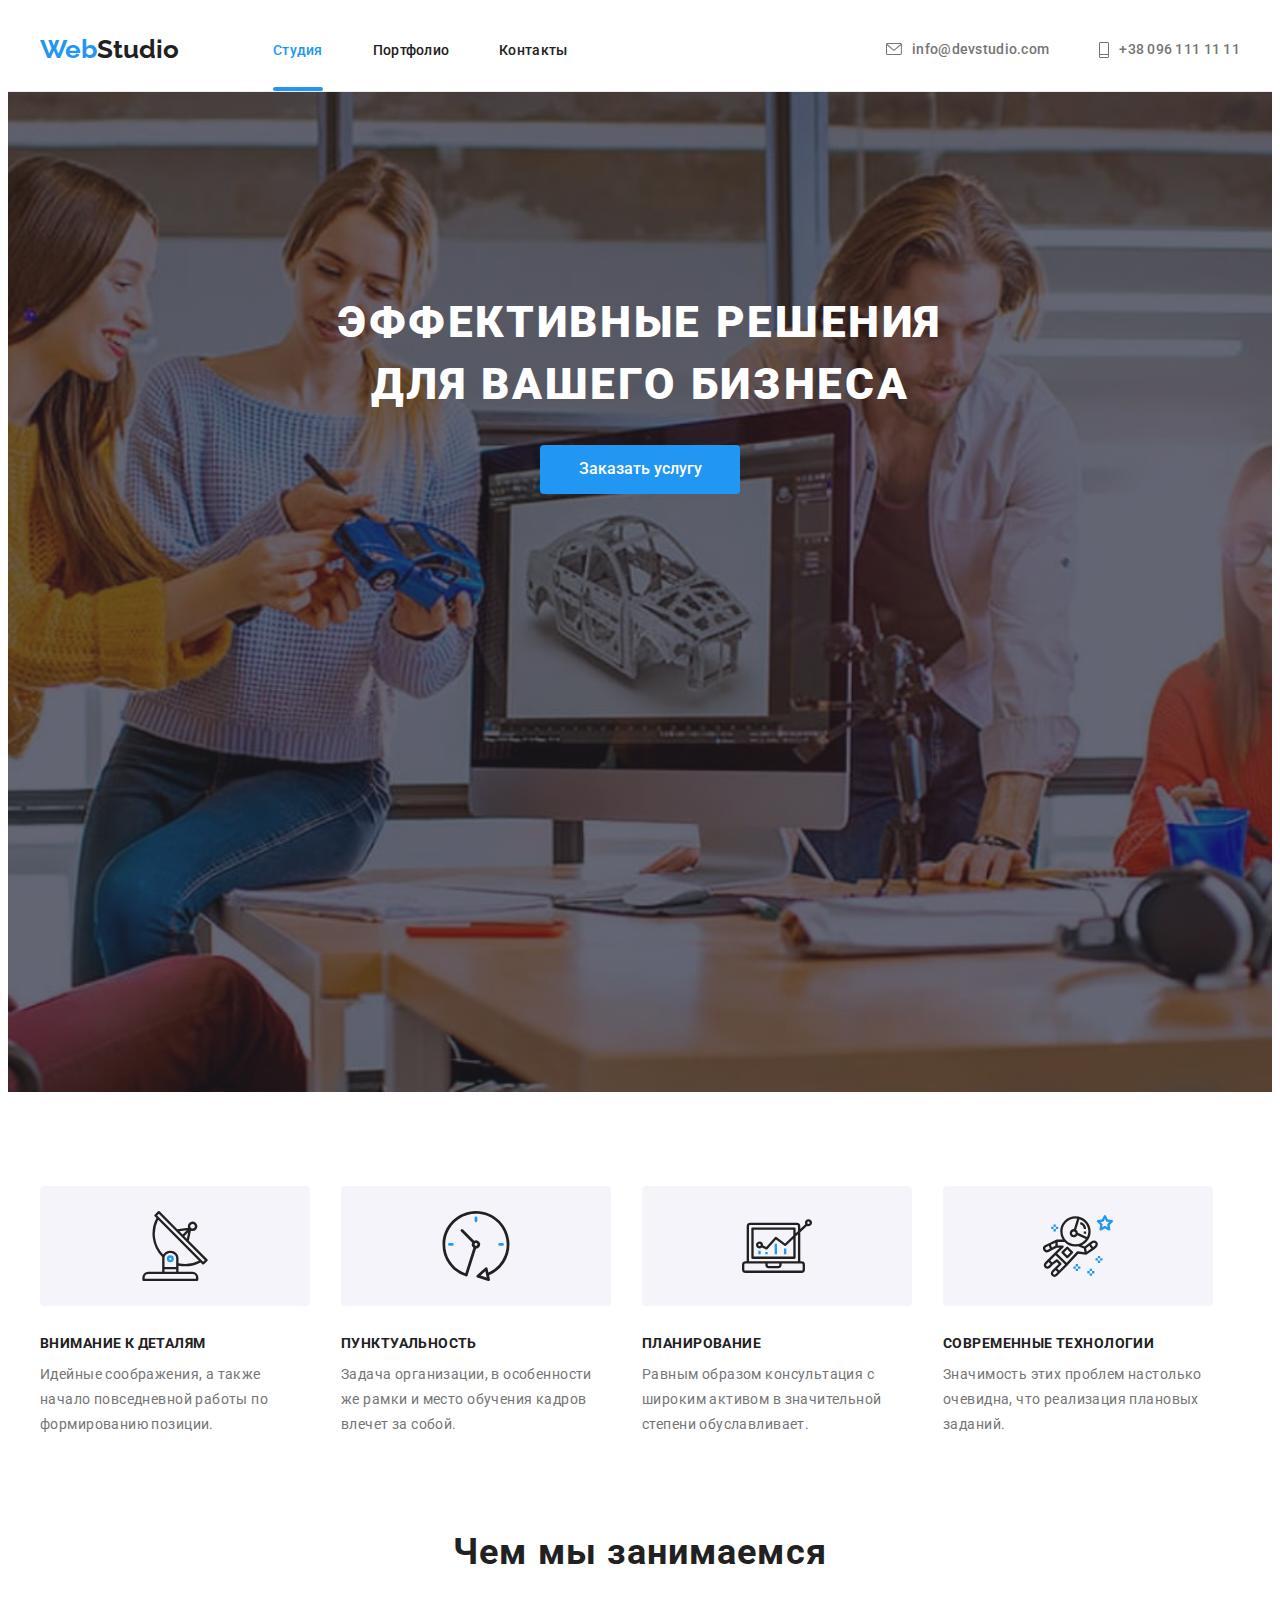
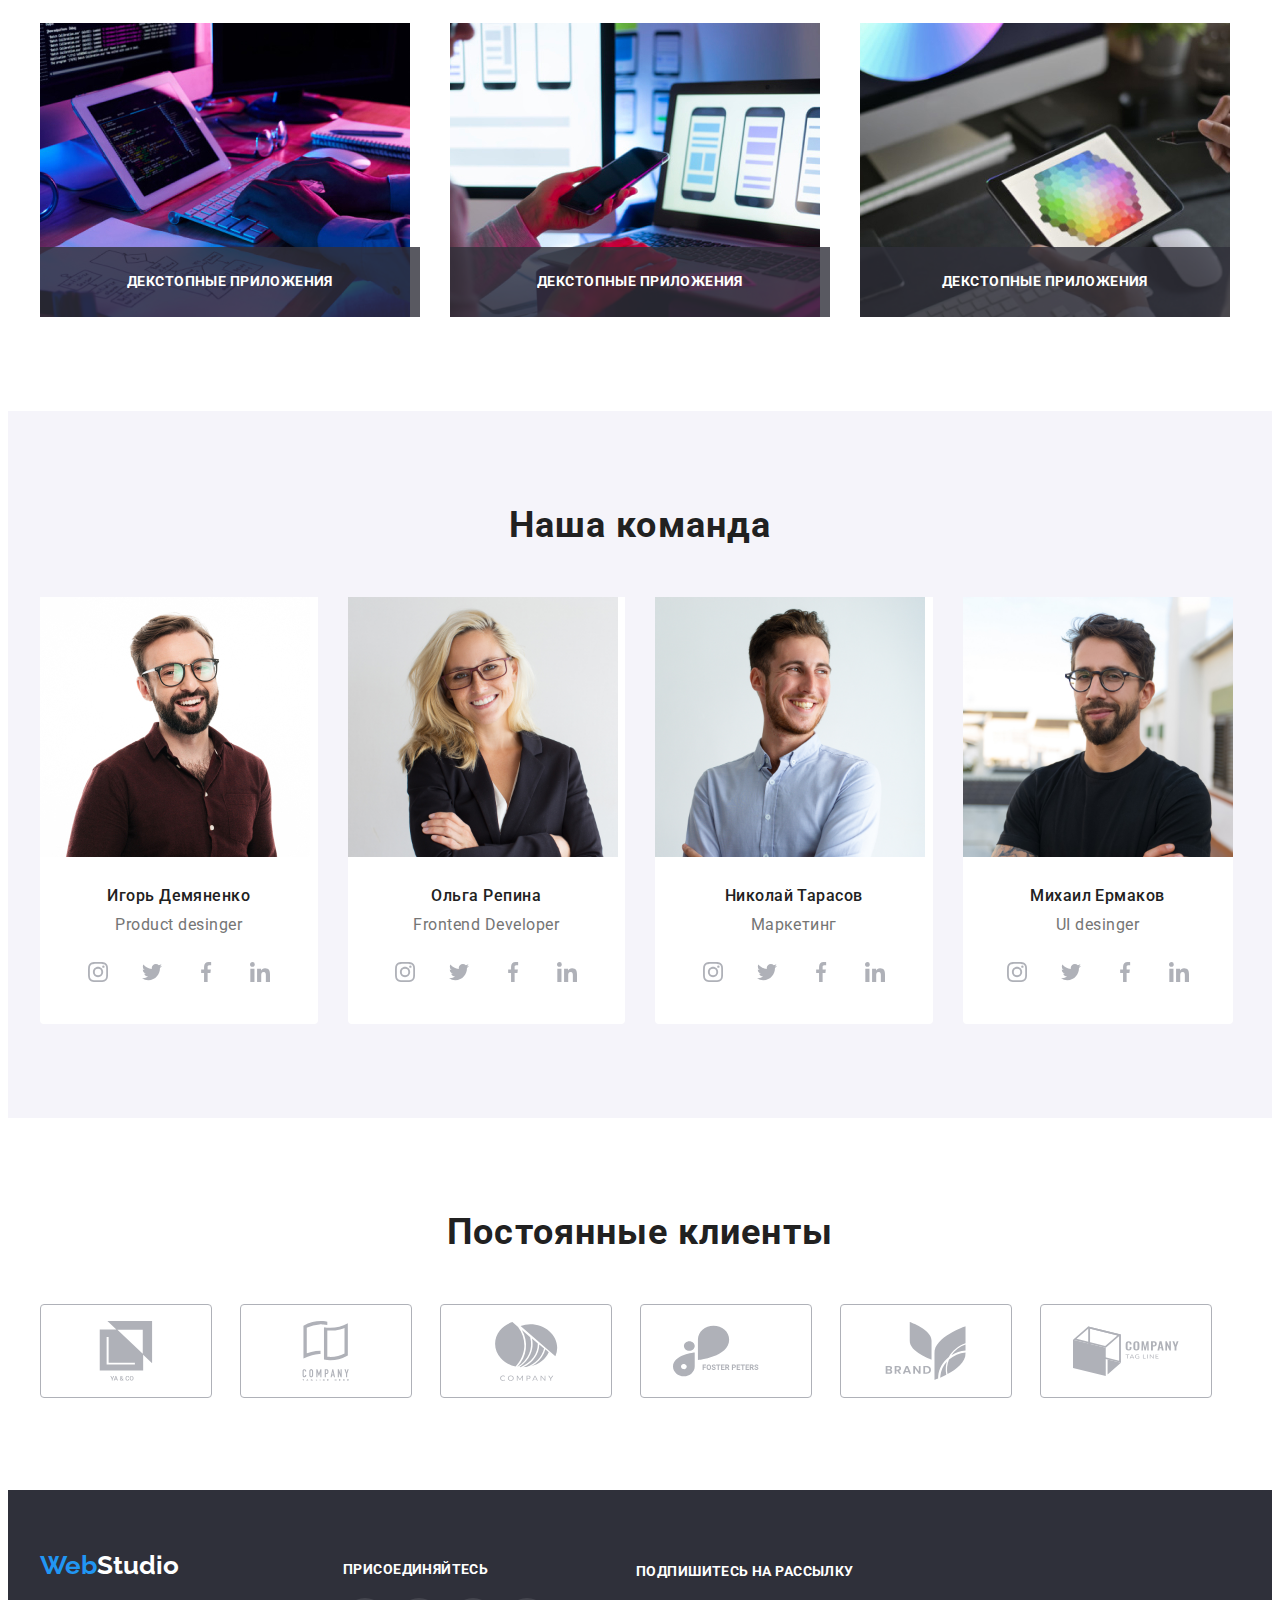
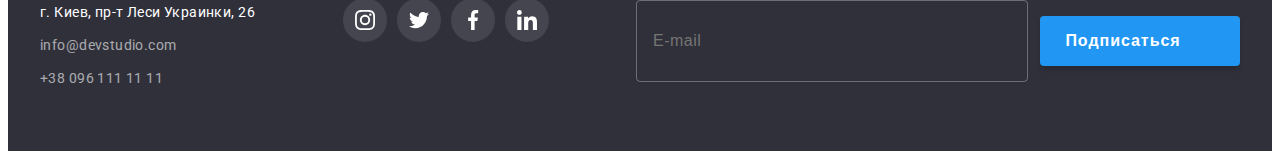
<file: index.html>
<!DOCTYPE html>
<html lang="en">
  <head>
    <meta charset="UTF-8" />
    <meta http-equiv="X-UA-Compatible" content="IE=edge" />
    <meta name="viewport" content="width=device-width, initial-scale=1.0" />
    <link rel="stylesheet" href="./css/styles.css" />
    <link
      href="https://fonts.googleapis.com/css2?family=Raleway:wght@700&family=Roboto:wght@400;500;700&display=swap"
      rel="stylesheet"
    />
    <link
      rel="stylesheet"
      href="https://cdnjs.cloudflare.com/ajax/libs/modern-normalize/1.1.0/modern-normalize.min.css"
      integrity="sha512-wpPYUAdjBVSE4KJnH1VR1HeZfpl1ub8YT/NKx4PuQ5NmX2tKuGu6U/JRp5y+Y8XG2tV+wKQpNHVUX03MfMFn9Q=="
      crossorigin="anonymous"
      referrerpolicy="no-referrer"
    />
    <title>WebStudio</title>
  </head>
  <body class="body">
    <header class="header">
      <div class="container nav">
        <nav class="header-nav">
          <a href="./index.html" class="logo">
            <span class="primary">Web</span><span class="secondary">Studio</span>
          </a>
          <ul class="site-nav list">
            <li class="item"><a class="link current" href="">Студия</a></li>
            <li class="item"><a class="link" href="./portfolio.html">Портфолио</a></li>
            <li class="item"><a class="link" href="">Контакты</a></li>
          </ul>
        </nav>
        <ul class="page-header list">
          <li class="item">
            <a class="link" href="mailto:info@devstudio.com">
              <svg class="contacts-icon" width="16" height="12">
                <use href="./images/sprite.svg#icon-envelope"></use>
              </svg>
              info@devstudio.com
            </a>
          </li>
          <li class="item">
            <a class="link" href="tel:+380961111111">
              <svg class="contacts-icon" width="10" height="16">
                <use href="./images/sprite.svg#icon-Telephone"></use>
              </svg>
              +38 096 111 11 11</a
            >
          </li>
        </ul>
      </div>
    </header>
    <main>
      <!--hero-->
      <section class="hero">
        <div class="container">
          <h1 class="hero-title">
            Эффективные решения <br />
            для вашего бизнеса
          </h1>
          <button class="button-primary" type="button" data-modal-open>Заказать услугу</button>
        </div>
      </section>
      <!--section about-->
      <section class="section-about section">
        <div class="container">
          <ul class="list">
            <li class="item">
              <div class="section-about-box">
                <svg class="section-about-icon" width="70px" height="70px">
                  <use href="./images/sprite.svg#icon-antenna-1"></use>
                </svg>
              </div>
              <h3 class="section-about-title">Внимание к деталям</h3>
              <p class="section-about-text">
                Идейные соображения, а также начало повседневной работы по формированию позиции.
              </p>
            </li>
            <li class="item">
              <div class="section-about-box">
                <svg class="section-about-icon" width="70px" height="70px">
                  <use href="./images/sprite.svg#icon-clock-1"></use>
                </svg>
              </div>
              <h3 class="section-about-title">Пунктуальность</h3>
              <p class="section-about-text">
                Задача организации, в особенности же рамки и место обучения кадров влечет за собой.
              </p>
            </li>
            <li class="item">
              <div class="section-about-box">
                <svg class="section-about-icon" width="70px" height="70px">
                  <use href="./images/sprite.svg#icon-diagram-1"></use>
                </svg>
              </div>
              <h3 class="section-about-title">Планирование</h3>
              <p class="section-about-text">
                Равным образом консультация с широким активом в значительной степени обуславливает.
              </p>
            </li>
            <li class="item">
              <div class="section-about-box">
                <svg class="section-about-icon" width="70px" height="70px">
                  <use href="./images/sprite.svg#icon-astronaut-1"></use>
                </svg>
              </div>
              <h3 class="section-about-title">Современные технологии</h3>
              <p class="section-about-text">
                Значимость этих проблем настолько очевидна, что реализация плановых заданий.
              </p>
            </li>
          </ul>
        </div>
      </section>
      <!--section-work-->
      <section class="work-photo section">
        <div class="container">
          <h2 class="title">Чем мы занимаемся</h2>
          <ul class="list">
            <li class="item">
              <img src="./images/img.jpg" alt="работа с планшетом" width="370" />
              <p class="work-title">Декстопные приложения</p>
            </li>
            <li class="item">
              <img src="./images/img(1).jpg" alt="работа с компьютером" width="370" />
              <p class="work-title">Декстопные приложения</p>
            </li>
            <li class="item">
              <img src="./images/img(2).jpg" alt="работа с мобильными устройствами" width="370" />
              <p class="work-title">Декстопные приложения</p>
            </li>
          </ul>
        </div>
      </section>
      <!--section-4-->
      <section class="section-team section">
        <div class="container">
          <h2 class="title">Наша команда</h2>
          <div class="flex-container">
            <ul class="list">
              <li class="flex-element">
                <img src="./images/команда/img.jpg" alt="" width="270" />
                <div class="section-team-holder">
                  <h3 class="section-team-title">Игорь Демяненко</h3>
                  <p class="section-team-text">Product desinger</p>
                  <ul class="social-list list">
                    <li class="social-item">
                      <a href="" class="social-link">
                        <svg class="social-icon" width="20" height="20">
                          <use href="./images/sprite.svg#icon-instagram-2"></use>
                        </svg>
                      </a>
                    </li>
                    <li class="social-item">
                      <a href="" class="social-link">
                        <svg class="social-icon" width="20" height="20">
                          <use href="./images/sprite.svg#icon-twitter-1"></use>
                        </svg>
                      </a>
                    </li>
                    <li class="social-item">
                      <a href="" class="social-link">
                        <svg class="social-icon" width="20" height="20">
                          <use href="./images/sprite.svg#icon-facebook-1"></use>
                        </svg>
                      </a>
                    </li>
                    <li class="social-item">
                      <a href="" class="social-link">
                        <svg class="social-icon" width="20" height="20">
                          <use href="./images/sprite.svg#icon-linkedin-1"></use>
                        </svg>
                      </a>
                    </li>
                  </ul>
                </div>
              </li>
              <li class="flex-element">
                <img src="./images/команда/img(1).jpg" alt="" width="270" />
                <div class="section-team-holder">
                  <h3 class="section-team-title">Ольга Репина</h3>
                  <p class="section-team-text">Frontend Developer</p>
                  <ul class="social-list list">
                    <li class="social-item">
                      <a href="" class="social-link">
                        <svg class="social-icon" width="20" height="20">
                          <use href="./images/sprite.svg#icon-instagram-2"></use>
                        </svg>
                      </a>
                    </li>
                    <li class="social-item">
                      <a href="" class="social-link">
                        <svg class="social-icon" width="20" height="20">
                          <use href="./images/sprite.svg#icon-twitter-1"></use>
                        </svg>
                      </a>
                    </li>
                    <li class="social-item">
                      <a href="" class="social-link">
                        <svg class="social-icon" width="20" height="20">
                          <use href="./images/sprite.svg#icon-facebook-1"></use>
                        </svg>
                      </a>
                    </li>
                    <li class="social-item">
                      <a href="" class="social-link">
                        <svg class="social-icon" width="20" height="20">
                          <use href="./images/sprite.svg#icon-linkedin-1"></use>
                        </svg>
                      </a>
                    </li>
                  </ul>
                </div>
              </li>
              <li class="flex-element">
                <img src="./images/команда/img(2).jpg" alt="" width="270" />
                <div class="section-team-holder">
                  <h3 class="section-team-title">Николай Тарасов</h3>
                  <p class="section-team-text">Маркетинг</p>
                  <ul class="social-list list">
                    <li class="social-item">
                      <a href="" class="social-link">
                        <svg class="social-icon" width="20" height="20">
                          <use href="./images/sprite.svg#icon-instagram-2"></use>
                        </svg>
                      </a>
                    </li>
                    <li class="social-item">
                      <a href="" class="social-link">
                        <svg class="social-icon" width="20" height="20">
                          <use href="./images/sprite.svg#icon-twitter-1"></use>
                        </svg>
                      </a>
                    </li>
                    <li class="social-item">
                      <a href="" class="social-link">
                        <svg class="social-icon" width="20" height="20">
                          <use href="./images/sprite.svg#icon-facebook-1"></use>
                        </svg>
                      </a>
                    </li>
                    <li class="social-item">
                      <a href="" class="social-link">
                        <svg class="social-icon" width="20" height="20">
                          <use href="./images/sprite.svg#icon-linkedin-1"></use>
                        </svg>
                      </a>
                    </li>
                  </ul>
                </div>
              </li>
              <li class="flex-element">
                <img src="./images/команда/img(3).jpg" alt="" width="270" />
                <div class="section-team-holder">
                  <h3 class="section-team-title">Михаил Ермаков</h3>
                  <p class="section-team-text">UI desinger</p>
                  <ul class="social-list list">
                    <li class="social-item">
                      <a href="" class="social-link">
                        <svg class="social-icon" width="20" height="20">
                          <use href="./images/sprite.svg#icon-instagram-2"></use>
                        </svg>
                      </a>
                    </li>
                    <li class="social-item">
                      <a href="" class="social-link">
                        <svg class="social-icon" width="20" height="20">
                          <use href="./images/sprite.svg#icon-twitter-1"></use>
                        </svg>
                      </a>
                    </li>
                    <li class="social-item">
                      <a href="" class="social-link">
                        <svg class="social-icon" width="20" height="20">
                          <use href="./images/sprite.svg#icon-facebook-1"></use>
                        </svg>
                      </a>
                    </li>
                    <li class="social-item">
                      <a href="" class="social-link">
                        <svg class="social-icon" width="20" height="20">
                          <use href="./images/sprite.svg#icon-linkedin-1"></use>
                        </svg>
                      </a>
                    </li>
                  </ul>
                </div>
              </li>
            </ul>
          </div>
        </div>
      </section>
      <!--Section-clients-->
      <section class="clients section">
        <div class="container">
          <h2 class="title">Постоянные клиенты</h2>
          <ul class="clients-list list">
            <li class="clients-card">
              <a href="" class="clients-link">
                <svg class="clients-logo" width="106" height="60">
                  <use href="./images/sprite.svg#icon-client"></use>
                </svg>
              </a>
            </li>
            <li class="clients-card">
              <a href="" class="clients-link">
                <svg class="clients-logo" width="106" height="60">
                  <use href="./images/sprite.svg#icon-client2"></use>
                </svg>
              </a>
            </li>
            <li class="clients-card">
              <a href="" class="clients-link">
                <svg class="clients-logo" width="106" height="60">
                  <use href="./images/sprite.svg#icon-client3"></use>
                </svg>
              </a>
            </li>
            <li class="clients-card">
              <a href="" class="clients-link">
                <svg class="clients-logo" width="106" height="60">
                  <use href="./images/sprite.svg#icon-client4"></use>
                </svg>
              </a>
            </li>
            <li class="clients-card">
              <a href="" class="clients-link">
                <svg class="clients-logo" width="106" height="60">
                  <use href="./images/sprite.svg#icon-client5"></use>
                </svg>
              </a>
            </li>
            <li class="clients-card">
              <a href="" class="clients-link">
                <svg class="clients-logo" width="106" height="60">
                  <use href="./images/sprite.svg#icon-client6"></use>
                </svg>
              </a>
            </li>
          </ul>
        </div>
      </section>
    </main>
    <!--Footer-->
    <footer class="footer">
      <div class="container">
        <div class="footer-adress">
          <a class="logo" href="WebStudio"
            ><span class="primary">Web</span><span class="footer-secondary">Studio</span></a
          >
          <address>
            <ul class="footer-container list">
              <li class="item">
                <a
                  class="link"
                  href="https://goo.gl/maps/4HyzWn5kAAkS3F1K7"
                  rel="noopener noreferrer"
                  target="_blank"
                  >г. Киев, пр-т Леси Украинки, 26</a
                >
              </li>
              <li class="item">
                <a class="contact" href="mailto:info@devstudio.com">info@devstudio.com</a>
              </li>
              <li class="item">
                <a class="contact" href="tel:+380961111111">+38 096 111 11 11</a>
              </li>
            </ul>
          </address>
        </div>
        <div class="footer-social">
          <h2 class="footer-title">Присоединяйтесь</h2>
          <ul class="social-list list">
            <li class="social-item">
              <a href="" class="social-link link">
                <svg class="social-icon" width="20" height="20">
                  <use href="./images/sprite.svg#icon-instagram-2"></use>
                </svg>
              </a>
            </li>
            <li class="social-item">
              <a href="" class="social-link">
                <svg class="social-icon" width="20" height="20">
                  <use href="./images/sprite.svg#icon-twitter-1"></use>
                </svg>
              </a>
            </li>
            <li class="social-item">
              <a href="" class="social-link">
                <svg class="social-icon" width="20" height="20">
                  <use href="./images/sprite.svg#icon-facebook-1"></use>
                </svg>
              </a>
            </li>
            <li class="social-item">
              <a href="" class="social-link">
                <svg class="social-icon" width="20" height="20">
                  <use href="./images/sprite.svg#icon-linkedin-1"></use>
                </svg>
              </a>
            </li>
          </ul>
        </div>
        <form class="footer-join">
          <p class="join-title">Подпишитесь на рассылку</p>
          <div class="join-form">
            <input type="email" name="email" class="join-mail" id="mail" placeholder="E-mail" />
            <button type="submit" class="join-button">
              <span class="join-text">Подписаться</span>
              <svg class="social-icon" width="24px" height="24px">
                <use href="./images/sprite.svg#icon-telegramm"></use>
              </svg>
            </button>
          </div>
        </form>
      </div>
    </footer>
    <div class="backdrop is-hidden" data-modal>
      <div class="modal">
        <p class="modal-title">Оставьте свои данные, мы вам перезвоним</p>
        <form class="modal-form">
          <div class="form-field">
            <label for="user-name" class="input-text"> Им'я</label>
            <div class="input-field">
              <input
                type="text"
                class="modal-input"
                placeholder=" "
                name="user-name"
                id="user-name"
              />
              <svg class="modal-icon" width="18px" height="18px">
                <use href="./images/sprite.svg#icon-person"></use>
              </svg>
            </div>
          </div>
          <div class="form-field">
            <label class="input-text" for="user-tel"> Телефон </label>
            <div class="input-field">
              <input
                type="text"
                class="modal-input"
                placeholder=" "
                name="user-tel"
                id="user-tel"
                required
              />
              <svg class="modal-icon" width="18px" height="18px">
                <use href="./images/sprite.svg#icon-phone"></use>
              </svg>
            </div>
          </div>
          <div class="form-field">
            <label class="input-text" for="user-mail"> Почта</label>
            <div class="input-field">
              <input
                type="text"
                class="modal-input"
                placeholder=" "
                name="user-mail"
                id="user-mail"
                required
              />
              <svg class="modal-icon" width="18px" height="18px">
                <use href="./images/sprite.svg#icon-email"></use>
              </svg>
            </div>
          </div>
          <div class="form-field">
            <label class="input-text" for="comment"> Комментарий </label>
            <textarea
              class="modal-text"
              id="comment"
              name="comment"
              placeholder="Введите текст"
              spellcheck="false"
            ></textarea>
          </div>
          <div class="form-license">
            <input
              type="checkbox"
              class="modal-check visually-hidden"
              id="modal-check"
              name="privacy-check"
            />
            <label for="modal-check" class="modal-check-text">
              <span style="margin-right: 8px">
                <svg class="check-icon" width="16px" height="15px">
                  <use href="./images/sprite.svg#icon-check"></use>
                </svg>
              </span>
              Соглашаюсь с рассылкой и принимаю&nbsp;
              <a class="license" href="./index.html"> Условия договора</a>
            </label>
          </div>
          <button class="submit-button" type="submit">Отправить</button>
        </form>
        <button type="button" class="modal-button" data-modal-close>
          <svg class="icon-close" width="10" height="10">
            <use href="./images/sprite.svg#icon-close"></use>
          </svg>
        </button>
      </div>
    </div>
    <script src="./js/modal.js"></script>
  </body>
</html>
</file>
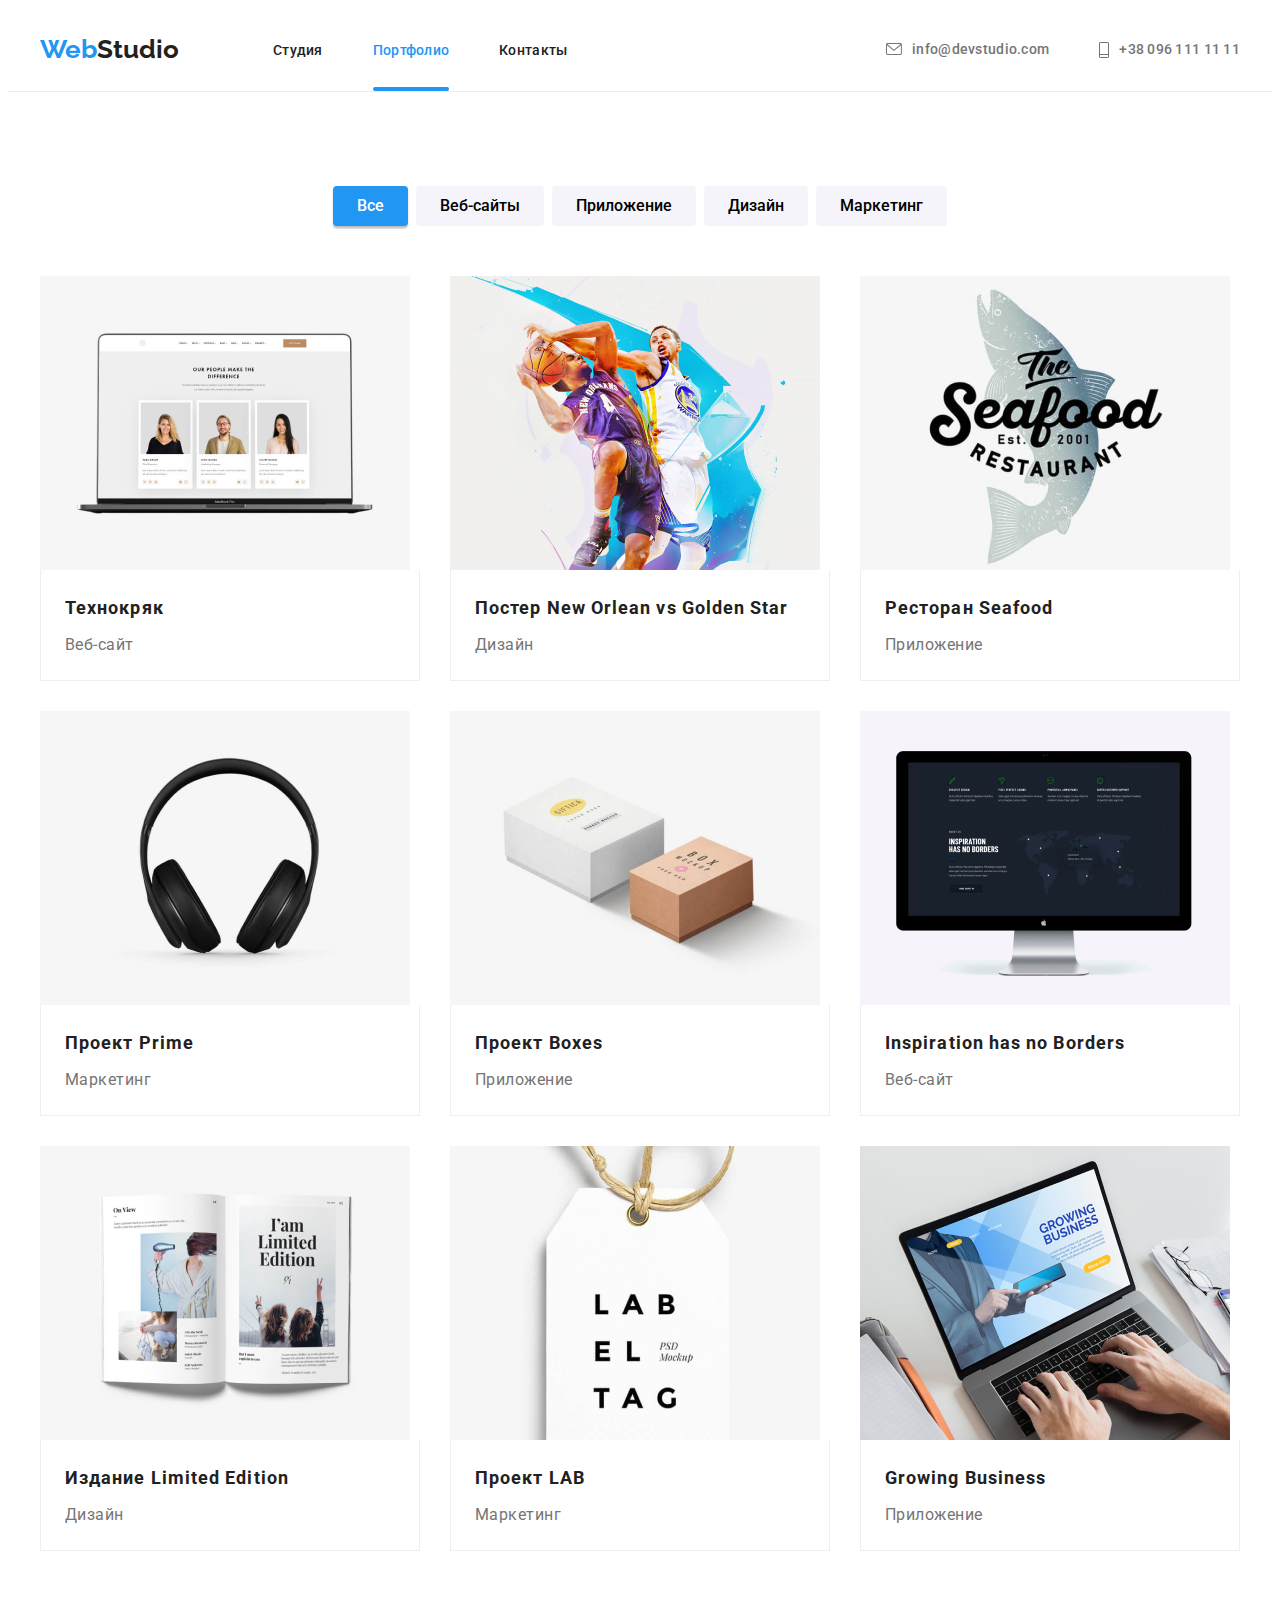
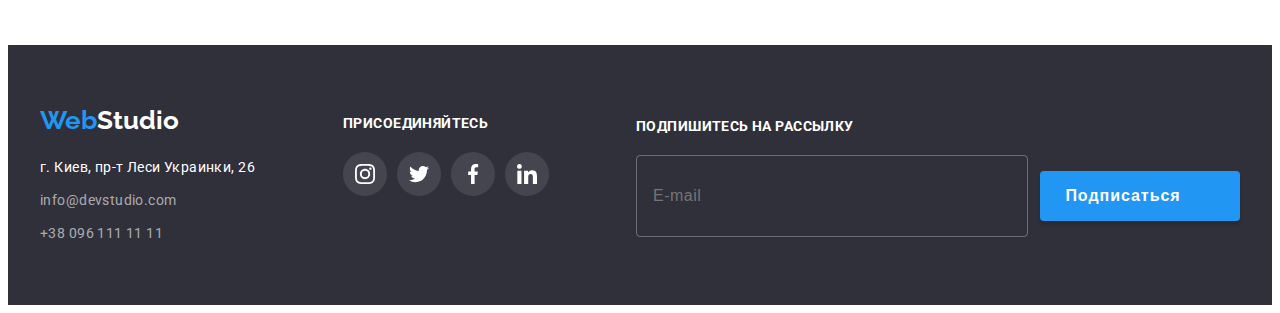
<file: portfolio.html>
<!DOCTYPE html>
<html lang="en">
  <head>
    <meta charset="UTF-8" />
    <meta http-equiv="X-UA-Compatible" content="IE=edge" />
    <meta name="viewport" content="width=device-width, initial-scale=1.0" />
    <link rel="stylesheet" href="./css/styles.css">
    <title>Portfolio</title>
    <link 
    href="https://fonts.googleapis.com/css2?family=Raleway:wght@700&family=Roboto:wght@400;500;700&display=swap" 
    rel="stylesheet">
    <link rel="stylesheet" href="https://cdnjs.cloudflare.com/ajax/libs/modern-normalize/1.1.0/modern-normalize.min.css" integrity="sha512-wpPYUAdjBVSE4KJnH1VR1HeZfpl1ub8YT/NKx4PuQ5NmX2tKuGu6U/JRp5y+Y8XG2tV+wKQpNHVUX03MfMFn9Q==" crossorigin="anonymous" referrerpolicy="no-referrer" />
  </head>
  <body class="body">
      <header class="header">
        <div class="container nav">
      <nav class="header-nav"><a href="./index.html" class="logo"><span class="primary">Web</span><span class="secondary">Studio</span></a>
      <ul class="site-nav list">
          <li class="item"><a class="link" href="./index.html">Студия</a></li>
          <li class="item"><a class="link current" href="">Портфолио</a></li>
          <li class="item"><a class="link" href="">Контакты</a></li>
        </ul>
      </nav>
      <ul class="page-header list">
        <li class="item">
          <a class="link" href="mailto:info@devstudio.com">
     <svg class="contacts-icon" width="16" height="12">
       <use href="./images/sprite.svg#icon-envelope"></use>
     </svg>info@devstudio.com</a>
        </li>
        <li class="item"><a class="link" href="tel:+380961111111">
         <svg class="contacts-icon" width="10" height="16">
           <use href="./images/sprite.svg#icon-Telephone"></use>
         </svg> 
          +38 096 111 11 11</a></li>
      </ul></div>
    </header>
    <!--Section-->
    <main>
      <section class="section">
        <div class="container">
        <ul class="button-nav list">
        <li class="item"><button class="button accent" type="button">Все</button></li>
        <li class="item"><button class="button" type="button">Веб-сайты</button></li>
        <li class="item"><button class="button" type="button">Приложение</button></li>
        <li class="item"><button class="button" type="button">Дизайн</button></li>
        <li class="item"><button class="button" type="button">Маркетинг</button></li>
      </ul>
     <ul class="breadcrumbs list">
        <li class="flex-elements">
          <a class="list" href="">
            <div class="breadcrumbs-text">
            <img src="./images/2 page/1.jpg" alt="" width="370">
          <p class="breadcrumbs-about">Ресурс предлагает комплексные предложения с разным уровнем функционала и сервисов.Все это позволит посетителю получить исчерпывающие сведения о компании или частном лице.</p></div>
                <div class="breadcrumbs-holder">
                  <h3 class="section-title">Технокряк</h3>
                    <p class="section-subtitle">Веб-сайт</p>
                  </div>
            </img>
          </a>
        </li>
        <li class="flex-elements">
          <a class="list" href="">
             <div class="breadcrumbs-text">
            <img src="./images/2 page/2.jpg" alt="" width="370">
            <p class="breadcrumbs-about">Ресурс предлагает комплексные предложения с разным уровнем функционала и сервисов.Все это позволит посетителю получить исчерпывающие сведения о компании или частном лице.</p></div>
                <div class="breadcrumbs-holder">
                  <h3 class="section-title">Постер New Orlean vs Golden Star</h3>
                    <p class="section-subtitle">Дизайн</p>
                  </div>
            </img>
            </a>
        </li>
        <li class="flex-elements">
          <a class="list" href="">
            <div class="breadcrumbs-text">
            <img src="./images/2 page/3.jpg" alt="" width="370">
             <p class="breadcrumbs-about">Ресурс предлагает комплексные предложения с разным уровнем функционала и сервисов.Все это позволит посетителю получить исчерпывающие сведения о компании или частном лице.</p></div>
                <div class="breadcrumbs-holder">
                  <h3 class="section-title">Ресторан Seafood</h3>
                    <p class="section-subtitle">Приложение</p>
                  </div>
            </img>
            </a>
        </li>
        <li class="flex-elements">
          <a class="list" href="">
            <div class="breadcrumbs-text">
            <img src="./images/2 page/4.jpg" alt="" width="370">
             <p class="breadcrumbs-about">Ресурс предлагает комплексные предложения с разным уровнем функционала и сервисов.Все это позволит посетителю получить исчерпывающие сведения о компании или частном лице.</p></div>
                <div class="breadcrumbs-holder">
                  <h3 class="section-title">Проект Prime</h3>
                  <p class="section-subtitle">Маркетинг</p>
                  </div>
            </img>
            </a>
        </li>
        <li class="flex-elements">
          <a class="list" href="">
            <div class="breadcrumbs-text">
            <img src="./images/2 page/5.jpg" alt="" width="370">
             <p class="breadcrumbs-about">Ресурс предлагает комплексные предложения с разным уровнем функционала и сервисов.Все это позволит посетителю получить исчерпывающие сведения о компании или частном лице.</p></div>
                <div class="breadcrumbs-holder">
                  <h3 class="section-title">Проект Boxes</h3>
                  <p class="section-subtitle">Приложение</p>
                  </div>
            </img>
            </a>
        </li>
        <li class="flex-elements">
          <a class="list" href="">
            <div class="breadcrumbs-text">
            <img src="./images/2 page/6.jpg" alt="" width="370">
             <p class="breadcrumbs-about">Ресурс предлагает комплексные предложения с разным уровнем функционала и сервисов.Все это позволит посетителю получить исчерпывающие сведения о компании или частном лице.</p></div>
                <div class="breadcrumbs-holder">
                  <h3 class="section-title">Inspiration has no Borders</h3>
                    <p class="section-subtitle">Веб-сайт</p>
                  </div>
            </img>
            </a>
        </li>
        <li class="flex-elements">
          <a class="list" href="">
            <div class="breadcrumbs-text">
            <img src="./images/2 page/7.jpg" alt="" width="370">
             <p class="breadcrumbs-about">Ресурс предлагает комплексные предложения с разным уровнем функционала и сервисов.Все это позволит посетителю получить исчерпывающие сведения о компании или частном лице.</p></div>
                <div class="breadcrumbs-holder"><h3 class="section-title">Издание Limited Edition</h3>
                    <p class="section-subtitle">Дизайн</p>
                  </div>
            </img>
            </a>
        </li>
        <li class="flex-elements">
          <a class="list" href="">
            <div class="breadcrumbs-text">
            <img src="./images/2 page/8.jpg" alt="" width="370">
             <p class="breadcrumbs-about">Ресурс предлагает комплексные предложения с разным уровнем функционала и сервисов.Все это позволит посетителю получить исчерпывающие сведения о компании или частном лице.</p></div>
                <div class="breadcrumbs-holder"><h3 class="section-title">Проект LAB</h3>
                    <p class="section-subtitle">Маркетинг</p>
                  </div>
            </img>
            </a>
        </li>
        <li class="flex-elements">
          <a class="list" href="">
            <div class="breadcrumbs-text">
            <img src="./images/2 page/9.jpg" alt="" width="370">
             <p class="breadcrumbs-about">Ресурс предлагает комплексные предложения с разным уровнем функционала и сервисов.Все это позволит посетителю получить исчерпывающие сведения о компании или частном лице.</p></div>
                <div class="breadcrumbs-holder"><h3 class="section-title" >Growing Business</h3>
                    <p class="section-subtitle">Приложение</p></div>
            </img>
            </a>
        </li>
      </ul></div>
    </section>
    </main>
    <!--footer-->
        <footer class="footer">
      <div class="container">
        <div class="footer-adress">
      <a class="logo" href="WebStudio"><span class="primary">Web</span><span class="footer-secondary">Studio</span></a>
      <address>
        <ul class="footer-container list">
        <li class="item"><a class="link" href="https://goo.gl/maps/4HyzWn5kAAkS3F1K7" rel="noopener noreferrer" target="_blank"
          >г. Киев, пр-т Леси Украинки, 26</a></li>
        <li class="item"><a class="contact" href="mailto:info@devstudio.com">info@devstudio.com</a></li>
        <li class="item"><a class="contact" href="tel:+380961111111">+38 096 111 11 11</a></li>
        </ul>
      </address>
        </div>
      <div class="footer-social">
        <h2 class="footer-title">Присоединяйтесь</h2>
        <ul class="social-list list">
            <li class="social-item">
              <a href="" class="social-link">
              <svg class="social-icon" width="20" height="20">
                <use href="./images/sprite.svg#icon-instagram-2"></use>
              </svg></a>
            </li>
            <li class="social-item">
              <a href="" class="social-link">
              <svg class="social-icon" width="20" height="20">
                <use href="./images/sprite.svg#icon-twitter-1"></use>
              </svg>
              </a>
            </li>
            <li class="social-item">
              <a href="" class="social-link">
              <svg class="social-icon" width="20" height="20">
                <use href="./images/sprite.svg#icon-facebook-1"></use>
              </svg>
              </a>
            </li>
            <li class="social-item">
              <a href="" class="social-link">
              <svg class="social-icon" width="20" height="20">
                <use href="./images/sprite.svg#icon-linkedin-1"></use>
              </svg>
              </a>
            </li>
            </ul>
      </div>
      <form class="footer-join">
        <p class="join-title">Подпишитесь на рассылку</p>
        <div class="join-form">
          <input type="email" name="email" class="join-mail" id="mail" placeholder="E-mail">
          <button type="submit" class="join-button"><p class="join-text">Подписаться</p>
          <svg class="social-icon" width="24px" height="24px">
            <use href="./images/sprite.svg#icon-telegramm"></use>
          </svg></button>
        </div>
      </form>
    </div>
    </footer>
  </body>
</html>
</file>
<file: css/styles.css>
/*колір основного тексту #212121*/
/* колір опису #757575 */
/*колір  ссилок футера rgba(255, 255, 255, 0.6); */
/*акцент #2196F3 */
/*color header #FFFFFF */
/*hero and footer #2F303A */
/*section 2 #E5E5E5 */
/*section 3 #F5F4FA */
:root {
  --primary-text-color: #212121;
  --secondary-text-color: #757575;
  --accent-text-color: #2196f3;
  --primary-bg-color: #fff;
  --secondary-bg-color: #2f303a;
  --button-bg-color: #f5f4fa;
}
.list,
.logo,
.link,
.contact {
  list-style: none;
  text-decoration: none;
  padding: 0%;
  margin: 0%;
}
img {
  display: block;
  max-width: 100%;
  height: auto;
}
.visually-hidden {
  position: fixed;
  transform: scale(0);
}
.body {
  background-color: var(--primary-bg-color);
  font-family: roboto, sans-serif;
  font-style: normal;
}
.container {
  width: 1200px;
  padding-left: 15px;
  padding-right: 15px;
  margin-left: auto;
  margin-right: auto;
  /* outline: 2px solid red; */
}
.section {
  padding-top: 94px;
  padding-bottom: 94px;
}
.backdrop {
  position: fixed;
  width: 100%;
  height: 100%;
  top: 0;
  background-color: rgba(0, 0, 0, 0.2);
  transition: opacity 250ms cubic-bezier(0.4, 0, 0.2, 1),
    visibility 250ms cubic-bezier(0.4, 0, 0.2, 1), transform 250ms cubic-bezier(0.4, 0, 0.2, 1);
}
.modal {
  position: absolute;
  top: 50%;
  left: 50%;
  transform: translate(-50%, -50%);
  width: 528px;
  height: 581px;
  background-color: var(--primary-bg-color);
  border-radius: 4px;
  box-shadow: 0px 1px 3px rgba(0, 0, 0, 0.12), 0px 1px 1px rgba(0, 0, 0, 0.14),
    0px 2px 1px rgba(0, 0, 0, 0.2);
  padding: 40px;
}
.modal-button {
  width: 30px;
  height: 30px;
  cursor: pointer;
  background-color: var(--primary-bg-color);
  color: #0000;
  position: absolute;
  top: 8px;
  right: 8px;
  border: 1px solid rgba(0, 0, 0, 0.1);
  border-radius: 50%;
  transition: fill 250ms cubic-bezier(0.4, 0, 0.2, 1);
}
.modal-button:hover {
  fill: var(--accent-text-color);
}
.is-hidden {
  opacity: 0;
  pointer-events: none;
  visibility: hidden;
}
.form-field {
  margin-top: 10px;
  position: relative;
  display: flex;
  flex-direction: column;
  transition: color 250ms cubic-bezier(0.4, 0, 0.2, 1);
}
.modal-title {
  margin: 0%;
  font-weight: 700;
  font-size: 20px;
  line-height: 1.17;
  text-align: center;
  letter-spacing: 0.03em;
  color: var(--primary-text-color);
}
.modal-input {
  width: 100%;
  height: 40px;
  padding-top: 12px;
  padding-bottom: 12px;
  padding-left: 42px;
  border: 1px solid rgba(33, 33, 33, 0.2);
  box-sizing: border-box;
  border-radius: 4px;
  outline: none;
  transition: border-color 250ms cubic-bezier(0.4, 0, 0.2, 1);
}
.modal-input:focus,
.modal-text:focus {
  border: 1px solid var(--accent-text-color);
  /* cursor: pointer; */
  transition: border 250ms cubic-bezier(0.4, 0, 0.2, 1);
}
.modal-input:focus + .modal-icon {
  fill: var(--accent-text-color);
  transition: fill 250ms cubic-bezier(0.4, 0, 0.2, 1);
}
.modal-check-text {
  margin-bottom: 30px;
  margin-right: 8px;
  display: flex;
  align-items: center;
  justify-content: center;
  font-weight: 400;
  font-size: 14px;
  line-height: 1.71px;
  letter-spacing: 0.03em;
  color: var(--secondary-text-color);
}
.license {
  text-decoration: underline;
  color: var(--accent-text-color);
}
.license:hover {
  text-decoration: none;
}
.modal-check-text span {
  width: 16px;
  height: 15px;
  border: 2px solid var(--primary-text-color);
  border-radius: 3px;
  display: flex;
  align-items: center;
  justify-content: center;
  margin-right: 5px;
}
.modal-check:checked + .modal-check-text span {
  background-color: var(--accent-text-color);
  border: none;
}
.modal-check:checked + .modal-check-text .check-icon {
  padding: 1px;
  color: var(--primary-bg-color);
}
.input-text {
  display: block;
  font-weight: 400;
  font-size: 12px;
  line-height: 1.16;
  letter-spacing: 0.01em;
  color: var(--secondary-text-color);
  margin-bottom: 4px;
}
.input-policy-text {
  font-weight: 400;
  font-size: 14px;
  line-height: 1.7;
  letter-spacing: 0.03em;
  color: var(--secondary-text-color);
}
.modal-icon {
  position: absolute;
  bottom: 11px;
  left: 14px;
}
.modal-text {
  background-color: transparent;
  margin-bottom: 20px;
  padding: 12px 16px 12px 16px;
  width: 100%;
  height: 120px;
  border: 1px solid rgba(33, 33, 33, 0.2);
  box-sizing: border-box;
  border-radius: 4px;
  resize: none;
  outline: none;
  font-weight: 400;
  font-size: 12px;
  line-height: 1.16;
  letter-spacing: 0.01em;
  color: rgba(117, 117, 117, 0.5);
}
.submit-button {
  display: block;
  text-align: center;
  margin-left: auto;
  margin-right: auto;
  border: 0;
  border-radius: 4px;
  min-width: 200px;
  padding: 10px 32px;
  color: var(--primary-bg-color);
  background-color: var(--accent-text-color);
  font-family: roboto, sans-serif;
  cursor: pointer;
  font-weight: 500;
  font-size: 16px;
  line-height: 1.8;
  box-shadow: 0px 4px 4px rgba(0, 0, 0, 0.15);
  transition: background-color 250ms cubic-bezier(0.4, 0, 0.2, 1);
}
.submit-button:hover,
.submit-button:focus {
  color: var(--primary-bg-color);
  background-color: #188ce8;
}

/*Logo*/
.logo {
  margin-right: 94px;
  color: var(--accent-text-color);
  font-family: Raleway, sans-serif;
  font-weight: 700;
  font-size: 26px;
  line-height: 1.2;
}
.logo .primary {
  color: var(--accent-text-color);
  margin-top: 24px;
  margin-bottom: 25px;
}
.logo .secondary {
  color: var(--primary-text-color);
  margin-top: 24px;
  margin-bottom: 25px;
}
.logo .footer-secondary {
  color: var(--primary-bg-color);
}
/*Site-nav*/
.header {
  border-bottom: solid 1px #ececec;
}
.header-nav,
.nav {
  display: flex;
  align-items: center;
}
.site-nav,
.page-header {
  display: flex;
  margin-top: 32px;
  margin-bottom: 32px;
  margin-left: auto;
  padding: 0;
}
.site-nav .item:not(:last-child) {
  margin-right: 50px;
}
.site-nav .link {
  color: var(--primary-text-color);
  font-weight: 500;
  font-size: 14px;
  line-height: 1.15;
  letter-spacing: 0.02em;
  transition: color 250ms cubic-bezier(0.4, 0, 0.2, 1),
    background-color 250ms cubic-bezier(0.4, 0, 0.2, 1);
}
.site-nav .link.current {
  position: relative;
  color: var(--accent-text-color);
}
.site-nav .link.current::after {
  left: 0;
  bottom: -33px;
  position: absolute;
  content: "";
  display: inline-block;
  width: 100%;
  height: 4px;
  background-color: var(--accent-text-color);
  border-radius: 2px;
}
.site-nav .link:hover,
.site-nav .link:focus,
.page-header .link:hover,
.page-header .link:focus,
.page-header .link:hover .contacts-icon {
  color: var(--accent-text-color);
  fill: var(--accent-text-color);
}
.page-header .item.item:not(:last-child) {
  margin-right: 50px;
  margin-left: auto;
}
.page-header .link {
  display: flex;
  align-items: center;
  color: var(--secondary-text-color);
  font-weight: 500;
  font-size: 14px;
  line-height: 1.14;
  letter-spacing: 0.02em;
  transition: color 250ms cubic-bezier(0.4, 0, 0.2, 1);
}
/* .page-header .link {
  color: var(--primary-bg-color); */
.page-header .link:hover,
.page-header .link:focus {
  color: var(--accent-text-color);
}
.contacts-icon {
  fill: var(--secondary-text-color);
  margin-right: 10px;
  transition: color 250ms cubic-bezier(0.4, 0, 0.2, 1), fill 250ms cubic-bezier(0.4, 0, 0.2, 1);
}
/*Hero*/

.hero-title {
  margin-top: 0;
  margin-bottom: 30px;
  color: var(--primary-bg-color);
  font-weight: 900;
  font-size: 44px;
  line-height: 1.4;
  text-align: center;
  letter-spacing: 0.06em;
  text-transform: uppercase;
}
.hero {
  max-width: 1600px;
  height: 600px;
  margin-left: auto;
  margin-right: auto;
  background-image: linear-gradient(rgba(47, 48, 58, 0.4), rgba(47, 48, 58, 0.4)),
    url("../images/hero-title.jpg");
  background-repeat: no-repeat;
  background-position: center;
  background-size: cover;
  background-color: var(--secondary-bg-color);
  text-align: center;
  padding-top: 200px;
  padding-bottom: 200px;
}
.button {
  padding: 6px 22px;
  border-radius: 4px;
  border-color: transparent;
  font-family: roboto, sans-serif;
  cursor: pointer;
  font-weight: 500;
  font-size: 16px;
  line-height: 1.5;
}
.button-primary {
  display: inline-block;
  border: 0;
  border-radius: 4px;
  min-width: 200px;
  padding: 10px 32px;
  color: var(--primary-bg-color);
  background-color: var(--accent-text-color);
  font-family: roboto, sans-serif;
  cursor: pointer;
  font-weight: 500;
  font-size: 16px;
  line-height: 1.8;
  transition: background-color 250ms cubic-bezier(0.4, 0, 0.2, 1);
}
.button-primary:hover,
.button-primary:focus {
  color: var(--primary-bg-color);
  background-color: #188ce8;
}
/*section*/
.section-about {
  padding-bottom: 0;
}
.section-about .item {
  display: inline-block;
  width: 270px;
  margin-right: -3px;
}
.section-about .item:not(:first-child) {
  margin-left: 30px;
}
.section-about-title {
  margin-top: 0;
  margin-bottom: 10px;
  color: var(--primary-text-color);
  font-weight: 700;
  font-size: 14px;
  line-height: 1.14;
  text-transform: uppercase;
  letter-spacing: 0.03em;
}
.section-about-text {
  margin: 0;
  color: var(--secondary-text-color);
  font-weight: 400;
  font-size: 14px;
  line-height: 1.8;
  letter-spacing: 0.03em;
}
.section-about-box {
  display: flex;
  height: 120px;
  margin-bottom: 30px;
  align-items: center;
  justify-content: center;
  background-color: var(--button-bg-color);
  border-radius: 4px;
}
/*Work-photo*/
.work-title {
  justify-content: center;
  display: flex;
  align-items: center;
  position: absolute;
  margin: 0;
  bottom: 0;
  width: 100%;
  height: 70px;
  color: var(--primary-bg-color);
  background: rgba(47, 48, 58, 0.8);
  font-weight: 700;
  font-size: 14px;
  line-height: 1.14;
  text-transform: uppercase;
  letter-spacing: 0.03em;
}
.work-photo .list {
  display: flex;
}
.work-photo .item {
  position: relative;
  display: inline-block;
}
.work-photo .item:not(:last-child) {
  margin-right: 30px;
}
.work-photo .item:not(:last-child) {
  width: calc((100% - 60px) / 3);
}

/*Team*/
.section-team {
  background-color: #f5f4fa;
  margin-left: auto;
  margin-right: auto;
}
.section-team .list {
  display: flex;
}
.title {
  margin-top: 0;
  margin-bottom: 50px;
  font-weight: 700;
  font-size: 36px;
  line-height: 1.16;
  text-align: center;
  letter-spacing: 0.03em;
  color: var(--primary-text-color);
}
.section-team-title {
  margin-bottom: 10px;
  margin-top: 0px;
  font-weight: 500;
  font-size: 16px;
  line-height: 1.16;
  text-align: center;
  letter-spacing: 0.03em;
  color: var(--primary-text-color);
}
.section-team-text {
  margin-top: 0px;
  margin-bottom: 0px;
  font-weight: 400;
  font-size: 16px;
  line-height: 1.17;
  text-align: center;
  letter-spacing: 0.03em;
  color: var(--secondary-text-color);
}
.section-team-holder {
  padding-top: 30px;
  padding-bottom: 30px;
}
.flex-element {
  display: inline-block;
  background-color: var(--primary-bg-color);
  border-radius: 0px 0px 4px 4px;
}
.flex-element:not(:last-child) {
  margin-right: 30px;
}
.flex-element:not(:last-child) {
  width: calc((100% - 90px) / 4);
}
.social-list {
  margin-top: 16px;
  display: flex;
  justify-content: center;
}
.social-item:not(:last-child) {
  margin-right: 10px;
}
.social-item {
  width: 44px;
  height: 44px;
}
.social-link {
  width: 100%;
  height: 100%;
  border-radius: 50%;
  display: flex;
  align-items: center;
  justify-content: center;
  fill: #afb1b8;
  transition: fill 250ms cubic-bezier(0.4, 0, 0.2, 1),
    background-color 250ms cubic-bezier(0.4, 0, 0.2, 1);
}

.social-link:hover,
.social-link:focus {
  background-color: var(--accent-text-color);
  fill: var(--primary-bg-color);
}
.clients-list {
  display: flex;
}
.clients-card {
  width: 170px;
  height: 92px;
  margin-left: 30px;
}
.clients-card:first-child {
  margin-left: 0px;
}
.clients-link {
  display: flex;
  align-items: center;
  justify-content: center;
  width: 100%;
  height: 100%;
  fill: #afb1b8;
  border: 1px solid #afb1b8;
  border-radius: 4px;
  transition: fill 250ms cubic-bezier(0.4, 0, 0.2, 1),
    background-color 250ms cubic-bezier(0.4, 0, 0.2, 1);
}
.clients-link:focus,
.clients-link:hover {
  border-color: var(--accent-text-color);
  fill: var(--accent-text-color);
}

/*Portfolio*/
/*Button*/
.button-nav {
  justify-content: center;
  display: flex;
  border-radius: 4px;
  margin-bottom: 50px;
}
.button-nav .item:not(:last-child) {
  margin-right: 8px;
}
.button-nav .button {
  background-color: var(--button-bg-color);
  margin-left: auto;
  margin-right: auto;
  transition: color 250ms cubic-bezier(0.4, 0, 0.2, 1),
    background-color 250ms cubic-bezier(0.4, 0, 0.2, 1),
    box-shadow 250ms cubic-bezier(0.4, 0, 0.2, 1);
}
.button-nav .button:focus,
.button-nav .button:hover {
  color: var(--primary-bg-color);
  background-color: var(--accent-text-color);
  box-shadow: 0px 3px 1px rgba(0, 0, 0, 0.1), 0px 1px 2px rgba(0, 0, 0, 0.08),
    0px 2px 2px rgba(0, 0, 0, 0.12);
}
.button.accent {
  background-color: var(--accent-text-color);
  color: var(--primary-bg-color);
  box-shadow: 0px 3px 1px rgba(0, 0, 0, 0.1), 0px 1px 2px rgba(0, 0, 0, 0.08),
    0px 2px 2px rgba(0, 0, 0, 0.12);
}
/*Portfolio-works*/
.breadcrumbs {
  display: flex;
  flex-wrap: wrap;
  margin-right: -30px;
  margin-bottom: -30px;
}
.breadcrumbs .flex-elements {
  display: block;
  flex-basis: calc(100% / 3 - 30px);
}
.breadcrumbs .flex-elements:not(:nth-child(3n)) {
  margin-right: 30px;
  margin-bottom: 30px;
}
.breadcrumbs-holder {
  border-left: 1px solid #eeeeee;
  border-right: 1px solid #eeeeee;
  border-bottom: 1px solid #eeeeee;
  padding: 20px 24px 20px 24px;
}
.breadcrumbs .section-title {
  margin-top: 0px;
  margin-bottom: 4px;
  font-style: normal;
  font-weight: 700;
  font-size: 18px;
  line-height: 2;
  color: var(--primary-text-color);
  letter-spacing: 0.06em;
}
.breadcrumbs .section-subtitle {
  margin-top: 0px;
  margin-bottom: 0px;
  font-style: normal;
  font-weight: 400;
  font-size: 16px;
  line-height: 1.87;
  color: var(--secondary-text-color);
  letter-spacing: 0.03em;
}
.flex-elements .list:hover,
.flex-elements .list:focus {
  display: block;
  box-shadow: 0px 1px 1px rgba(0, 0, 0, 0.12), 0px 4px 4px rgba(0, 0, 0, 0.06),
    1px 4px 6px rgba(0, 0, 0, 0.16);
}
.breadcrumbs-text {
  position: relative;
  overflow: hidden;
}
.breadcrumbs-about {
  font-style: normal;
  font-weight: 400;
  font-size: 18px;
  line-height: 1.55;
  color: var(--primary-bg-color);
  background: rgba(33, 150, 243, 0.9);
  padding: 63px 24px 63px 24px;
  position: absolute;
  top: 0;
  left: 0;
  height: 100%;
  margin: 0;
  transform: translateY(100%);
  transition: transform 250ms cubic-bezier(0.4, 0, 0.2, 1),
    background-color 250ms cubic-bezier(0.4, 0, 0.2, 1);
}
.flex-elements:hover .breadcrumbs-about {
  transform: translateY(0);
}
/*Footer*/
.footer .logo {
  margin-top: 60px;
}
.footer {
  padding-top: 60px;
  padding-bottom: 60px;
  background-color: var(--secondary-bg-color);
  margin-left: auto;
  margin-right: auto;
}
.footer-container {
  margin-top: 20px;
}
.footer-container .item {
  margin-bottom: 9px;
}
.footer-container .item:last-child {
  margin-bottom: 0px;
}
.footer .link {
  color: var(--primary-bg-color);
  font-family: Roboto, sans-serif;
  font-style: normal;
  font-weight: 400;
  font-size: 14px;
  line-height: 1.7;
  letter-spacing: 0.03em;
}
.footer .contact {
  color: rgba(255, 255, 255, 0.6);
  font-family: Roboto, sans-serif;
  font-style: normal;
  font-weight: 400;
  font-size: 14px;
  line-height: 1.7;
  letter-spacing: 0.03em;
}
.footer .address-contact {
  font-family: "Roboto";
  font-style: normal;
  font-weight: 400;
  font-size: 14px;
  line-height: 1.7;
  letter-spacing: 0.03em;
}
.footer-title,
.join-title {
  margin-bottom: 20px;
  color: var(--primary-bg-color);
  font-weight: 700;
  font-size: 14px;
  line-height: 1.14;
  letter-spacing: 0.03em;
  text-transform: uppercase;
}
.footer .container {
  display: flex;
}
.footer-adress {
  margin-right: 70px;
}
.footer-social .social-link {
  background-color: rgba(255, 255, 255, 0.1);
  fill: var(--primary-bg-color);
  transition: background-color 250ms cubic-bezier(0.4, 0, 0.2, 1);
}
.footer-social .social-link:hover,
.footer-social .social-link:focus {
  background-color: var(--accent-text-color);
}
.join-form {
  display: flex;
  align-items: center;
}
.join-mail {
  width: 358px;
  height: 50px;
  padding: 15px 16px;
  margin-right: 12px;
  font-weight: 400;
  font-size: 16px;
  line-height: 1.25;
  letter-spacing: 0.03em;
  color: rgba(255, 255, 255, 0.6);
  background-color: inherit;
  border: 1px solid rgba(255, 255, 255, 0.3);
  border-radius: 4px;
}
.join-button {
  width: 200px;
  height: 50px;
  font-weight: 700;
  font-size: 16px;
  line-height: 1.88;
  letter-spacing: 0.06em;
  display: flex;
  align-items: center;
  justify-content: center;
  color: var(--primary-bg-color);
  background: var(--accent-text-color);
  border: 0;
  box-shadow: 0px 4px 4px rgba(0, 0, 0, 0.15);
  border-radius: 4px;
  transition: background-color 250ms cubic-bezier(0.4, 0, 0.2, 1);
}
.join-button:hover,
.join-button:focus {
  cursor: pointer;
  background-color: #188ce8;
}
.join-text {
  margin-right: 10px;
}
.footer-join {
  margin-left: auto;
}
</file>
